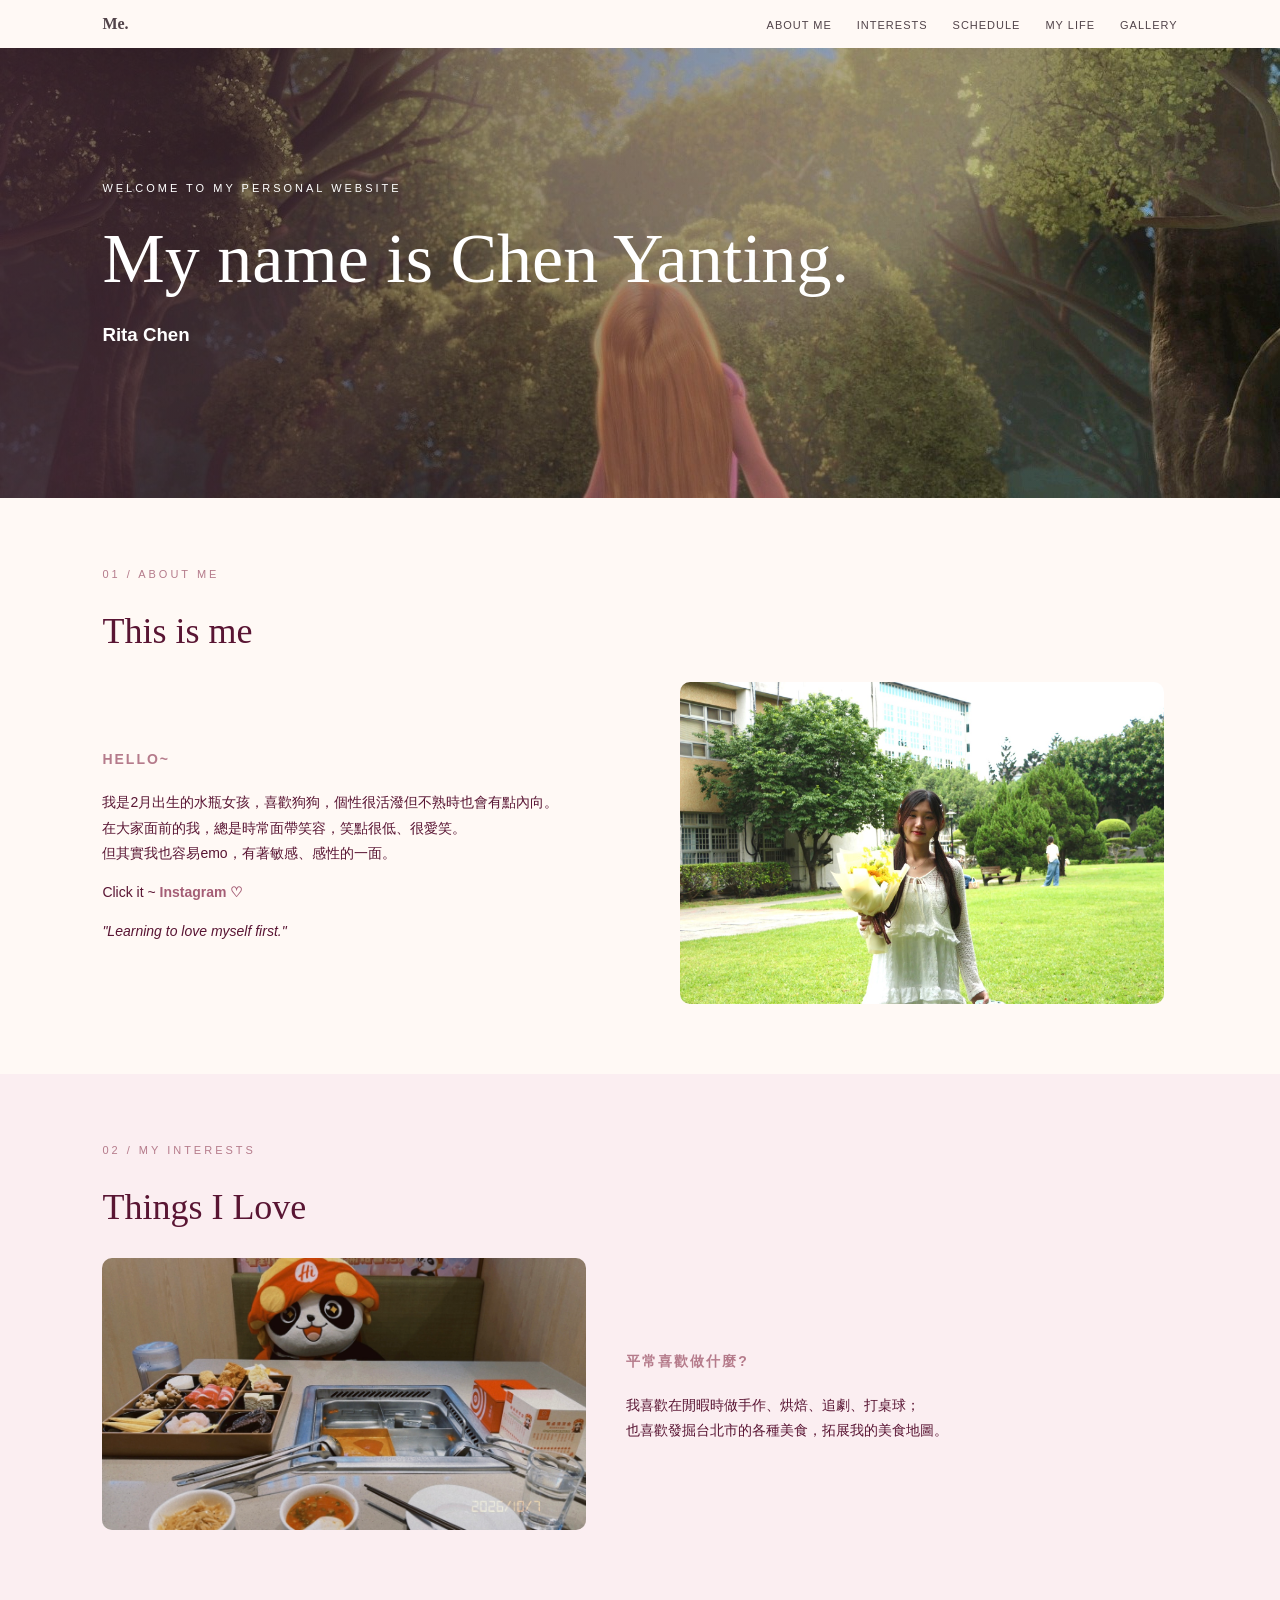
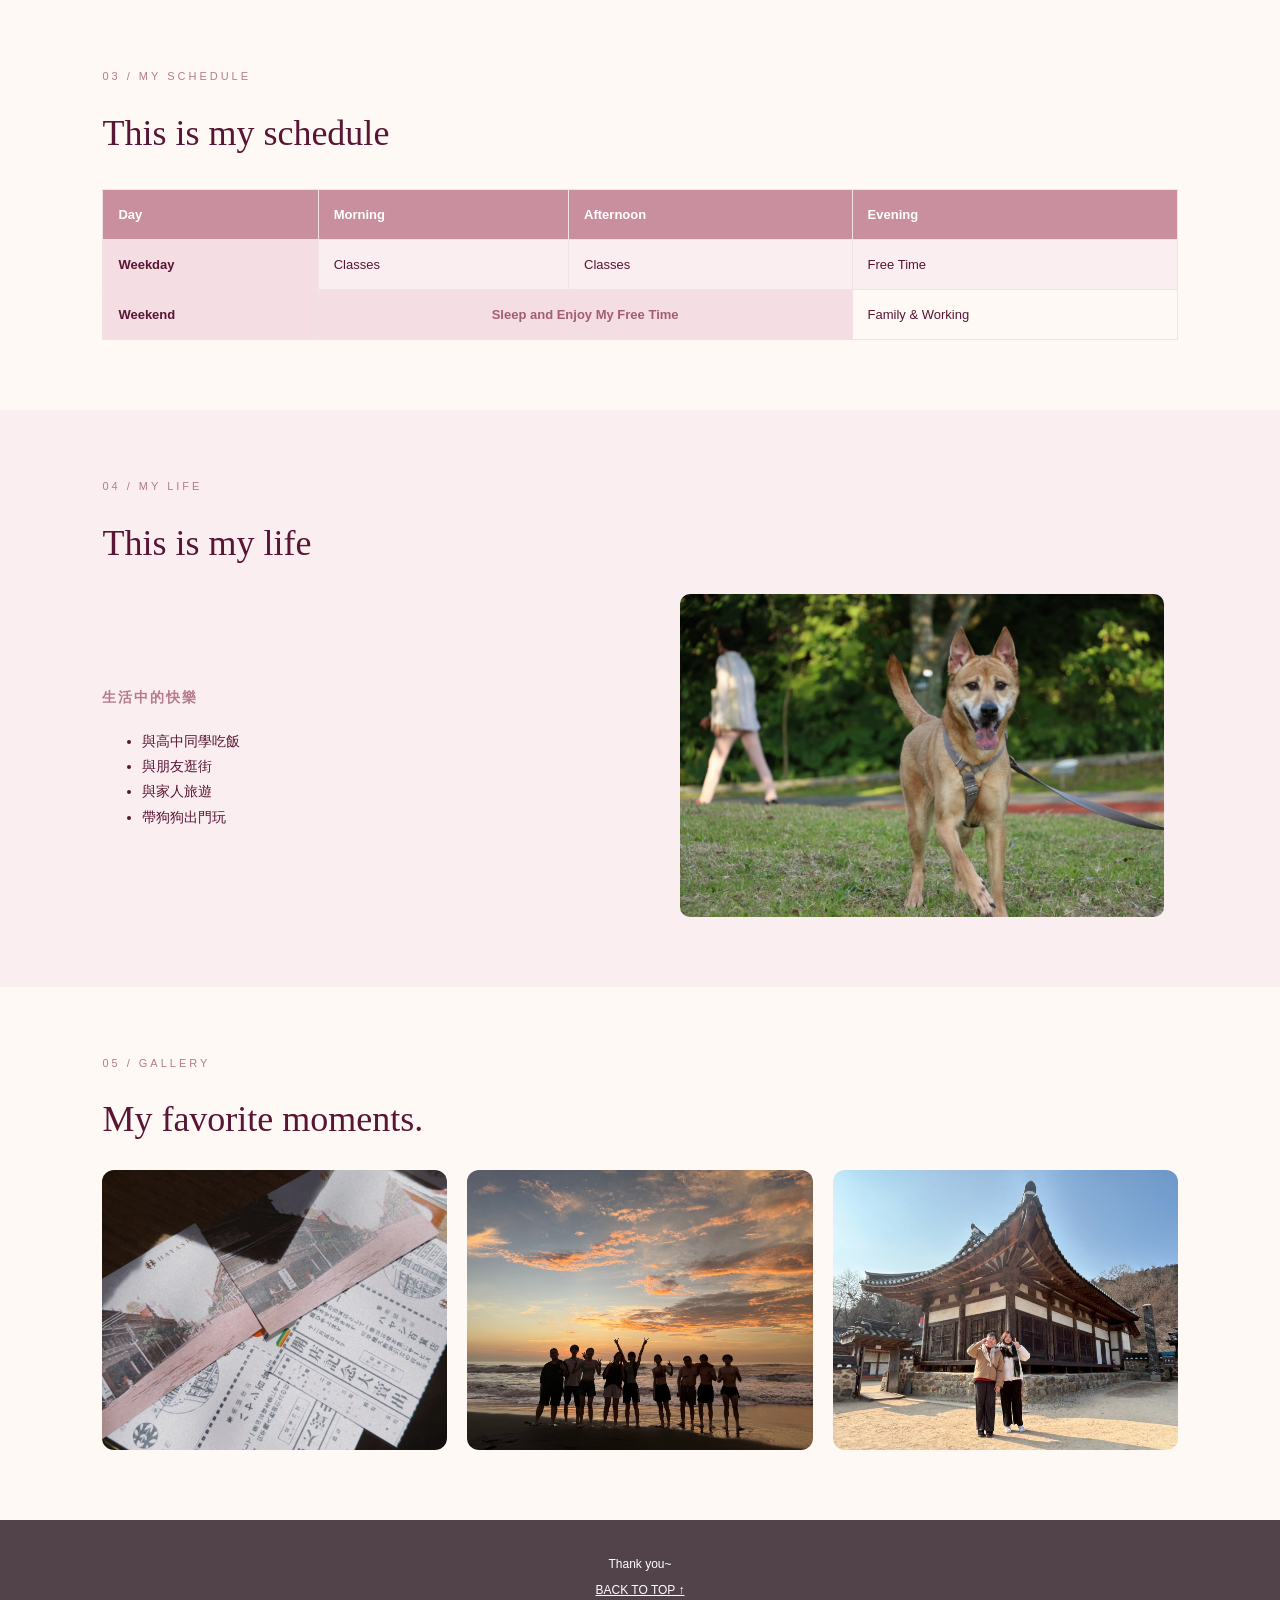
<file: index.html>
<!DOCTYPE html>
<html lang="en">

<head>
    <meta charset="UTF-8">
    <meta name="viewport" content="width=device-width, initial-scale=1.0">
    <title>My Personal Website</title>
    <link rel="stylesheet" href="style.css">
</head>

<body id="top">

    <!-- Navigation Bar -->
    <header class="topbar">
        <div class="page">

            <a class="brand" href="#top">Me.</a>

            <ul class="nav">
                <li><a href="#about">ABOUT ME</a></li>
                <li><a href="#interests">INTERESTS</a></li>
                <li><a href="#schedule">SCHEDULE</a></li>
                <li><a href="#life">MY LIFE</a></li>
                <li><a href="#gallery">GALLERY</a></li>
            </ul>

        </div>
    </header>

    <!-- Hero Section -->
    <section class="hero">

        <div class="overlay"></div>

        <div class="hero-content">

            <div class="small-title">
                WELCOME TO MY PERSONAL WEBSITE
            </div>

            <h1>My name is Chen Yanting.</h1>

            <h3>
                Rita Chen
            </h3>

        </div>
    </section>

    <main>

        <!-- 01 About Me -->
        <section class="section" id="about">

            <div class="small-title">01 / ABOUT ME</div>

            <h2>This is me</h2>

            <div class="section-content">

                <div class="section-text">

                    <h4>HELLO~</h4>

                    <p>
                        我是2月出生的水瓶女孩，喜歡狗狗，個性很活潑但不熟時也會有點內向。<br>
                        在大家面前的我，總是時常面帶笑容，笑點很低、很愛笑。<br>
                        但其實我也容易emo，有著敏感、感性的一面。
                    </p>

                    <p>
                        Click it ~
                        <a class="instagram" href="https://www.instagram.com/rita_960215/" target="_blank">
                            Instagram ♡
                        </a>
                    </p>

                    <p>
                        <i>
                            "Learning to love myself first."
                        </i>
                    </p>

                </div>

                <img src="rita.jpg" alt="About Me">

            </div>
        </section>

        <!-- 02 Interests -->
        <section class="section pink-section" id="interests">

            <div class="small-title">02 / MY INTERESTS</div>

            <h2>Things I Love</h2>

            <div class="section-content">

                <img src="eat.jpg" alt="My Interests">

                <div class="section-text">

                    <h4>平常喜歡做什麼?</h4>

                    <p>
                        我喜歡在閒暇時做手作、烘焙、追劇、打桌球；<br>
                        也喜歡發掘台北市的各種美食，拓展我的美食地圖。
                    </p>

                </div>
            </div>
        </section>

        <!-- 03 My Schedule -->
        <section class="planner" id="schedule">

            <div class="small-title">03 / MY SCHEDULE</div>

            <h2>This is my schedule</h2>

            <table>
                <tr>
                    <th>Day</th>
                    <th>Morning</th>
                    <th>Afternoon</th>
                    <th>Evening</th>
                </tr>

                <tr>
                    <td class="day">Weekday</td>
                    <td>Classes</td>
                    <td>Classes</td>
                    <td>Free Time</td>
                </tr>

                <tr>
                    <td class="day">Weekend</td>
                    <td class="special" colspan="2">
                        Sleep and Enjoy My Free Time
                    </td>
                    <td>Family & Working</td>
                </tr>
            </table>

        </section>

        <!-- 04 My Life -->
        <section class="section pink-section" id="life">

            <div class="small-title">04 / MY LIFE</div>

            <h2>This is my life</h2>

            <div class="section-content">

                <div class="section-text">

                    <h4>生活中的快樂</h4>

                    <ul>
                        <li>與高中同學吃飯</li>
                        <li>與朋友逛街</li>
                        <li>與家人旅遊</li>
                        <li>帶狗狗出門玩</li>
                    </ul>

                </div>

                <img src="dog.jpg" alt="My Life">

            </div>
        </section>

        <!-- 05 Gallery -->
        <section class="photo-gallery" id="gallery">

            <div class="small-title">05 / GALLERY</div>

            <h2>My favorite moments.</h2>

            <div class="photo-row">

                <!-- Music -->
                <div class="photo-container">

                    <img src="memories1.jpg" alt="Tainan">

                    <div class="photo-overlay">
                        <h3>Tainan</h3>
                    </div>

                </div>

                <!-- Sports -->
                <div class="photo-container">

                    <img src="memories2.jpg" alt="Yilan">

                    <div class="photo-overlay">
                        <h3>Yilan</h3>
                    </div>

                </div>

                <!-- Memories -->
                <div class="photo-container">

                    <img src="memories3.jpg" alt="Korea">

                    <div class="photo-overlay">
                        <h3>Korea</h3>
                    </div>

                </div>

            </div>
        </section>

    </main>

    <!-- Footer -->
    <footer>
        <p>Thank you~</p>
        <a href="#top">BACK TO TOP ↑</a>
    </footer>

</body>

</html>
</file>
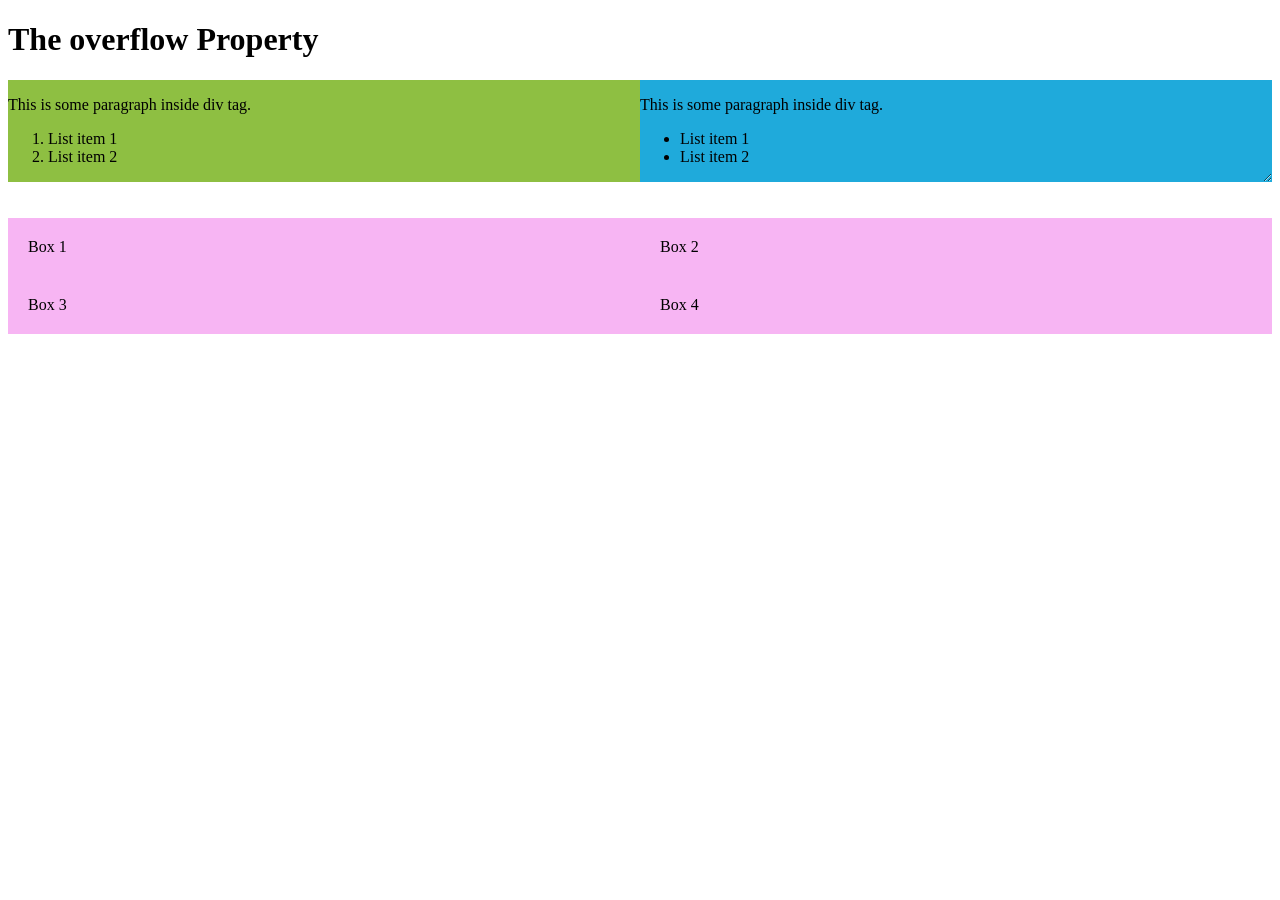
<file: 0923.html>
<!DOCTYPE html>
<html>

<head>
    <style>
        div.content {
            background-color: lightblue;
            border: 3px;
            resize: both;
            overflow: auto;
        }

        div.blue {
            float: right;
            background-color: #1faadb;
            width: 50%;
        }

        div.green {
            float: left;
            background-color: #8ebf42;
            width: 50%;
        }

        .row {
            display: flex;
        }

        .box {
            width: 50%;
            padding: 20px;
            background-color: rgb(247, 181, 243);
        }
    </style>
</head>

<body>

    <h1>The overflow Property</h1>

    <div class="content">

        <div class="blue">
            <p>This is some paragraph inside div tag.</p>

            <ul>
                <li>List item 1</li>
                <li>List item 2</li>
            </ul>
        </div>

        <div class="green">
            <p>This is some paragraph inside div tag.</p>

            <ol>
                <li>List item 1</li>
                <li>List item 2</li>
            </ol>
        </div>
    </div>

    <div>
        <br>
        <br>
        <div class="row">
            <div class="box">Box 1</div>
            <div class="box">Box 2</div>
        </div>

        <div class="row">
            <div class="box">Box 3</div>
            <div class="box">Box 4</div>
        </div>
    </div>

</body>

</html>
</file>
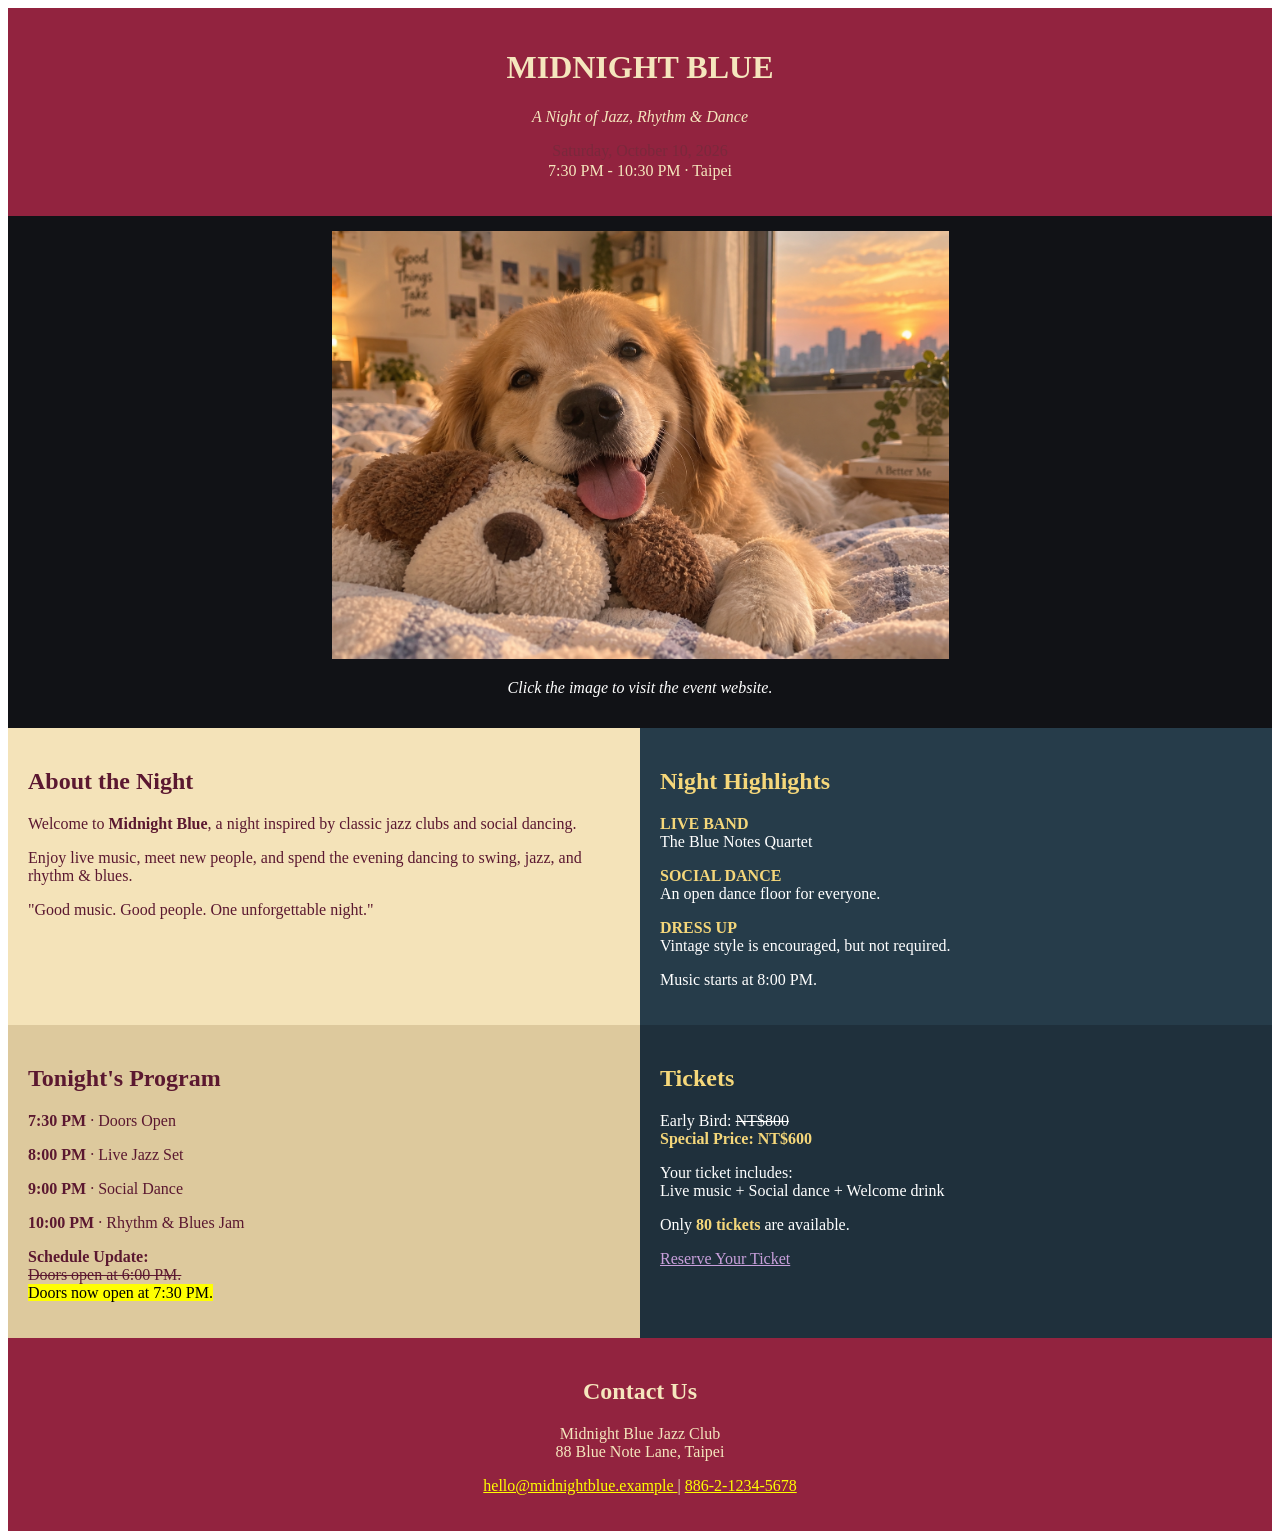
<file: 0923excercise.html>
<!DOCTYPE html>
<html>

<head>

    <title>Midnight Blue Jazz Night</title>

    <style>
        .header {
            background-color: #92233f;
            color: #f5e6bd;
            text-align: center;
            padding: 20px;
        }

        .date {
            color: #7a293c;
            margin-bottom: 2px;
        }

        .time {
            color: #f5e6bd;
            margin-top: 2px;
        }

        .image {
            text-align: center;
            background-color: #111216;
            padding: 15px;
            color: white;
        }

        .image img {
            width: 50%;
        }

        .row {
            display: flex;
        }

        .box {
            width: 50%;
            padding: 20px;
        }

        .about {
            background-color: #f4e3b9;
            color: #5b1830;
        }

        .highlights {
            background-color: #263c4a;
            color: white;
        }

        .program {
            background-color: #ddc99d;
            color: #5b1830;
        }

        .tickets {
            background-color: #1f303c;
            color: white;
        }

        .highlights h2,
        .highlights b,
        .tickets h2,
        .tickets b {
            color: #f5d77a;
        }

        .tickets a {
            color: #c9a0dc;
        }

        .contact {
            background-color: #92233f;
            color: #f5e6bd;
            text-align: center;
            padding: 20px;
        }

        .contact a:link {
            color: yellow;
        }

        .contact a:visited {
            color: purple;
        }

        .contact a:hover {
            color: red;
            text-decoration: underline;
        }

        .contact a:active {
            color: green;
        }
    </style>

</head>


<body>

    <div class="header">

        <h1>MIDNIGHT BLUE</h1>

        <p>
            <i>A Night of Jazz, Rhythm & Dance</i>
        </p>

        <p class="date">Saturday, October 10, 2026</p>
        <p class="time">7:30 PM - 10:30 PM · Taipei</p>

    </div>

    <div class="image">

        <a href="https://www.google.com">
            <img src="dog.png" alt="Midnight Blue Jazz Night">
        </a>

        <p>
            <i>Click the image to visit the event website.</i>
        </p>
    </div>

    <div class="row">

        <div class="box about">
            <h2>About the Night</h2>

            <p>
                Welcome to <b>Midnight Blue</b>, a night inspired by
                classic jazz clubs and social dancing.
            </p>

            <p>
                Enjoy live music, meet new people, and spend the evening
                dancing to swing, jazz, and rhythm & blues.
            </p>

            <p>
                "Good music. Good people. One unforgettable night."
            </p>

        </div>

        <div class="box highlights">
            <h2>Night Highlights</h2>

            <p>
                <b>LIVE BAND</b><br>
                The Blue Notes Quartet
            </p>

            <p>
                <b>SOCIAL DANCE</b><br>
                An open dance floor for everyone.
            </p>

            <p>
                <b>DRESS UP</b><br>
                Vintage style is encouraged, but not required.
            </p>

            <p>Music starts at 8:00 PM.</p>
        </div>
    </div>

    <div class="row">

        <div class="box program">
            <h2>Tonight's Program</h2>

            <p><b>7:30 PM</b> · Doors Open</p>
            <p><b>8:00 PM</b> · Live Jazz Set</p>
            <p><b>9:00 PM</b> · Social Dance</p>
            <p><b>10:00 PM</b> · Rhythm & Blues Jam</p>

            <p>
                <b>Schedule Update:</b><br>
                <del>Doors open at 6:00 PM.</del><br>
                <mark>Doors now open at 7:30 PM.</mark>
            </p>
        </div>

        <div class="box tickets">
            <h2>Tickets</h2>

            <p>
                Early Bird: <del>NT$800</del><br>
                <b>Special Price: NT$600</b>
            </p>

            <p>
                Your ticket includes:<br>
                Live music + Social dance + Welcome drink
            </p>

            <p>
                Only <b>80 tickets</b> are available.
            </p>

            <a href="https://www.google.com">
                Reserve Your Ticket
            </a>
        </div>
    </div>

    <div class="contact">
        <h2>Contact Us</h2>

        <p>
            Midnight Blue Jazz Club<br>
            88 Blue Note Lane, Taipei
        </p>

        <p>
            <a href="mailto:hello@midnightblue.example">
                hello@midnightblue.example
            </a>
            |
            <a href="tel:886212345678">
                886-2-1234-5678
            </a>
        </p>
    </div>

</body>

</html>
</file>
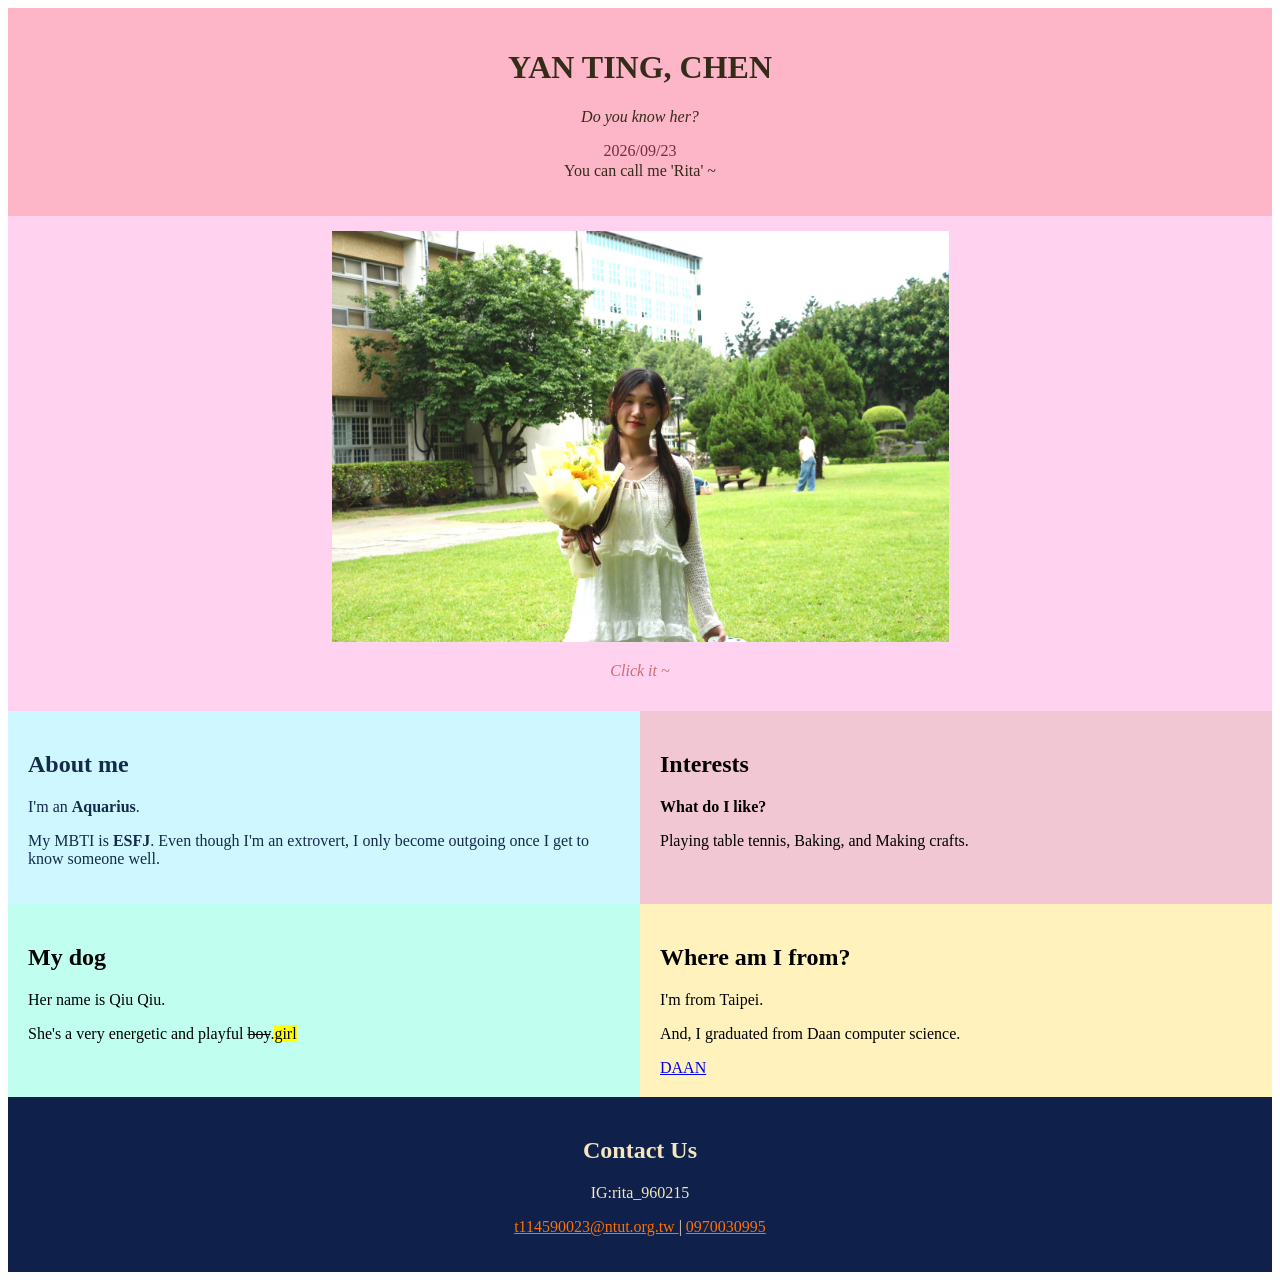
<file: 0923me.html>
<!DOCTYPE html>
<html>

<head>

    <title>Rita Chen</title>

    <style>
        .header {
            background-color: #fdb6c8;
            color: #332c19;
            text-align: center;
            padding: 20px;
        }

        .date {
            color: #7a293c;
            margin-bottom: 2px;
        }

        .time {
            color: #332c19;
            margin-top: 2px;
        }

        .image {
            text-align: center;
            background-color: #ffd2ef;
            padding: 15px;
            color: rgb(208, 105, 113);
        }

        .image img {
            width: 50%;
        }

        .row {
            display: flex;
        }

        .box {
            width: 50%;
            padding: 20px;
        }

        .about {
            background-color: #cff7ff;
            color: #142b4a;
        }

        .interests {
            background-color: rgb(241, 199, 212);
            color: rgb(0, 0, 0);
        }

        .pet {
            background-color: #c0fff0;
            color: #000000;
        }

        .from {
            background-color: #fff2bc;
            color: rgb(0, 0, 0);
        }

        .highlights h2,
        .highlights b,
        .tickets h2,
        .tickets b {
            color: #f5d77a;
        }

        .tickets a {
            color: #c9a0dc;
        }

        .contact {
            background-color: #0f214a;
            color: #f5e6bd;
            text-align: center;
            padding: 20px;
        }

        .contact a:link {
            color: rgb(255, 111, 0);
        }

        .contact a:visited {
            color: rgb(255, 203, 255);
        }

        .contact a:hover {
            color: red;
            text-decoration: underline;
        }

        .contact a:active {
            color: green;
        }
    </style>

</head>


<body>

    <div class="header">

        <h1>YAN TING, CHEN</h1>

        <p>
            <i>Do you know her?</i>
        </p>

        <p class="date">2026/09/23</p>
        <p class="time">You can call me 'Rita' ~</p>

    </div>

    <div class="image">

        <a href="https://instagram.com/rita_960215">
            <img src="rita.jpg" alt="rita_960215">
        </a>

        <p>
            <i>Click it ~</i>
        </p>
    </div>

    <div class="row">

        <div class="box about">
            <h2>About me</h2>

            <p>
                I'm an <b>Aquarius</b>.
            </p>

            <p>
                My MBTI is <b>ESFJ</b>.
                Even though I'm an extrovert, I only become outgoing once I get to know someone well.
            </p>

        </div>

        <div class="box interests">
            <h2>Interests</h2>

            <p>
                <b>What do I like?</b>
            </p>

            <p>
                Playing table tennis, Baking, and Making crafts.
            </p>

        </div>
    </div>

    <div class="row">

        <div class="box pet">
            <h2>My dog</h2>

            <p>
                Her name is Qiu Qiu.
            </p>

            <p>
                She's a very energetic and playful <del>boy</del>.<mark>girl</mark>
            </p>

        </div>

        <div class="box from">
            <h2>Where am I from?</h2>

            <p>
                I'm from Taipei.
            </p>

            <p>
                And, I graduated from Daan computer science.
            </p>

            <a href="https://www.taivs.tp.edu.tw/">
                DAAN
            </a>
        </div>
    </div>

    <div class="contact">
        <h2>Contact Us</h2>

        <p>
            IG:rita_960215
        </p>

        <p>
            <a href="t114590023@ntut.org.tw">
                t114590023@ntut.org.tw
            </a>
            |
            <a href="0970030995">
                0970030995
            </a>
        </p>
    </div>

</body>

</html>
</file>
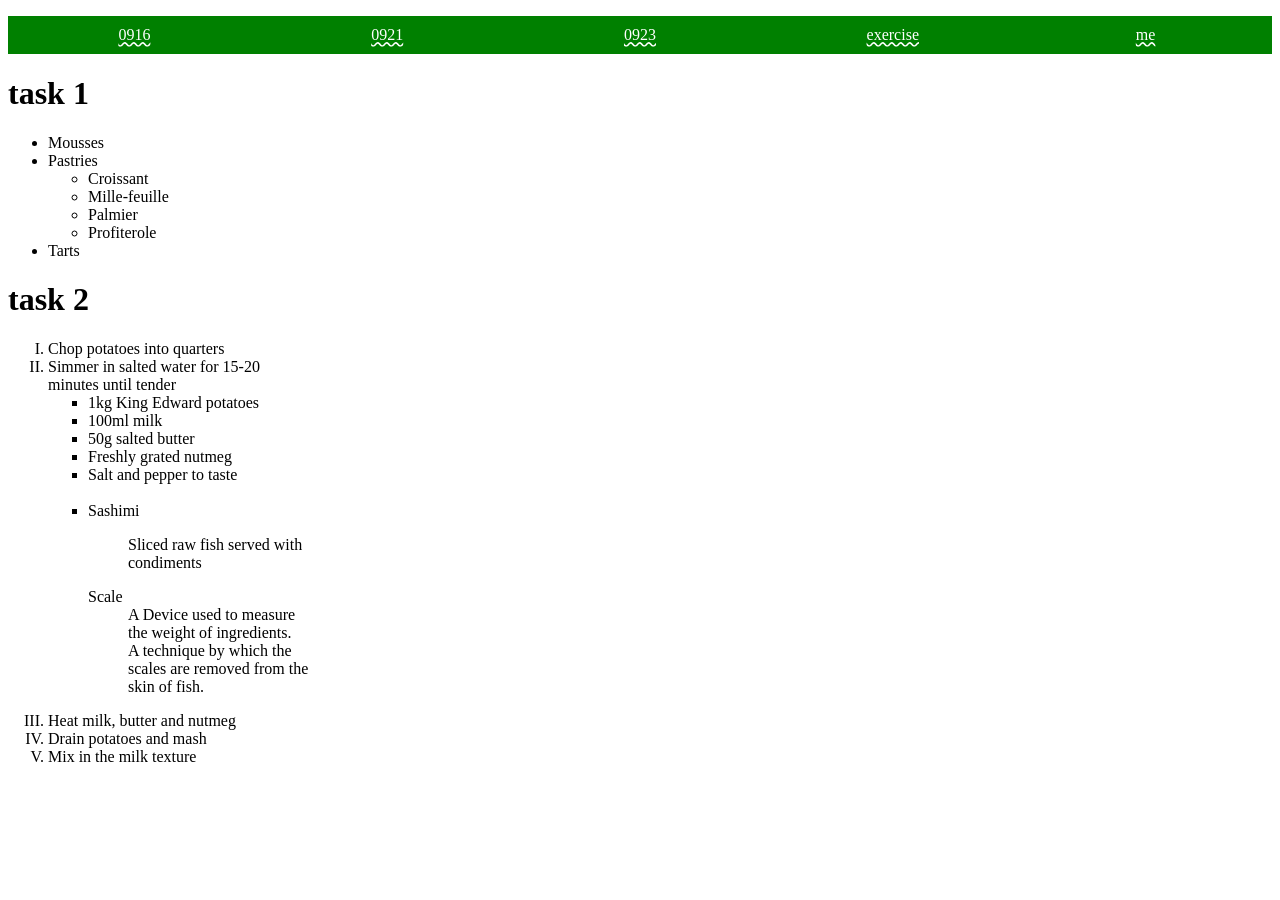
<file: 0930.html>
<!DOCTYPE html>
<html>

<head>
    <style>
        .nav {
            display: flex;
            list-style-type: none;
            padding: 0;
        }

        .nav li {
            width: 20%;
        }

        .nav a {
            display: block;
            color: white;
            padding: 10px;
            text-align: center;

            text-decoration-line: underline;
            text-decoration-style: wavy;
            text-decoration-color: white;
        }

        .nav a:link {
            background-color: green;
        }

        .nav a:hover {
            background-color: gray;
        }

        .nav a:active {
            background-color: black;
        }
    </style>
</head>

<body>
    <ul class="nav">
        <li><a href="0916.html">0916</a></li>
        <li><a href="0921.html">0921</a></li>
        <li><a href="0923.html">0923</a></li>
        <li><a href="0923exercise.html">exercise</a></li>
        <li><a href="0923me.html">me</a></li>
    </ul>

    <h1>task 1</h1>
    <ul>
        <li>Mousses</li>

        <li>Pastries
            <ul>
                <li>Croissant</li>
                <li>Mille-feuille</li>
                <li>Palmier</li>
                <li>Profiterole</li>
            </ul>
        </li>

        <li>Tarts</li>
    </ul>

    <h1>task 2</h1>
    <ol type="I">
        <li>Chop potatoes into quarters</li>
        <li>Simmer in salted water for 15-20<br>
            minutes until tender

            <ul type="square">
                <li>1kg King Edward potatoes</li>
                <li>100ml milk</li>
                <li>50g salted butter</li>
                <li>Freshly grated nutmeg</li>
                <li>Salt and pepper to taste</li>
                <br>
                <li>Sashimi
                    <dl>
                        <dd>Sliced raw fish served with <br>
                            condiments</dd>
                    </dl>
                </li>

                <dl>
                    <dt>Scale</dt>
                    <dd>
                        A Device used to measure<br>
                        the weight of ingredients.<br>
                        A technique by which the<br>
                        scales are removed from the<br>
                        skin of fish.
                    </dd>
                </dl>
            </ul>
        </li>

        <li>Heat milk, butter and nutmeg</li>
        <li>Drain potatoes and mash</li>
        <li>Mix in the milk texture</li>

    </ol>
</body>

</html>
</file>
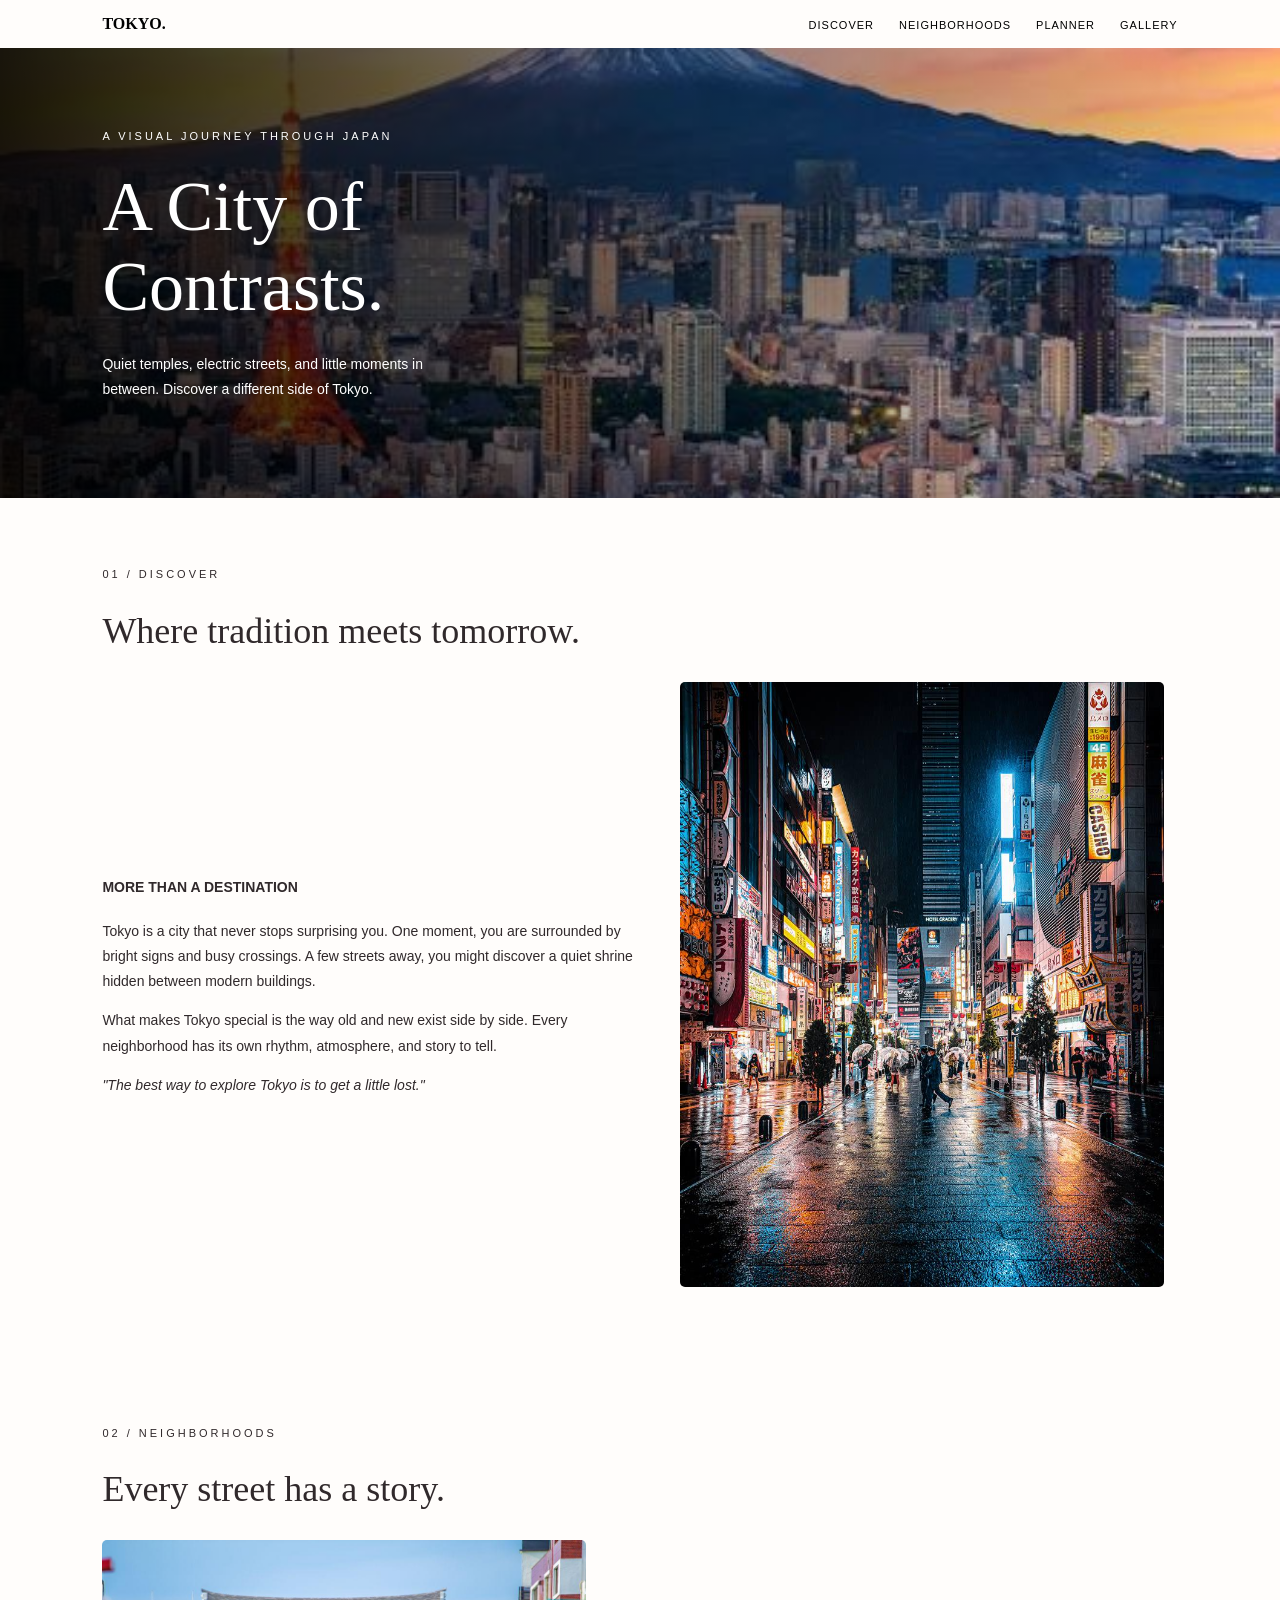
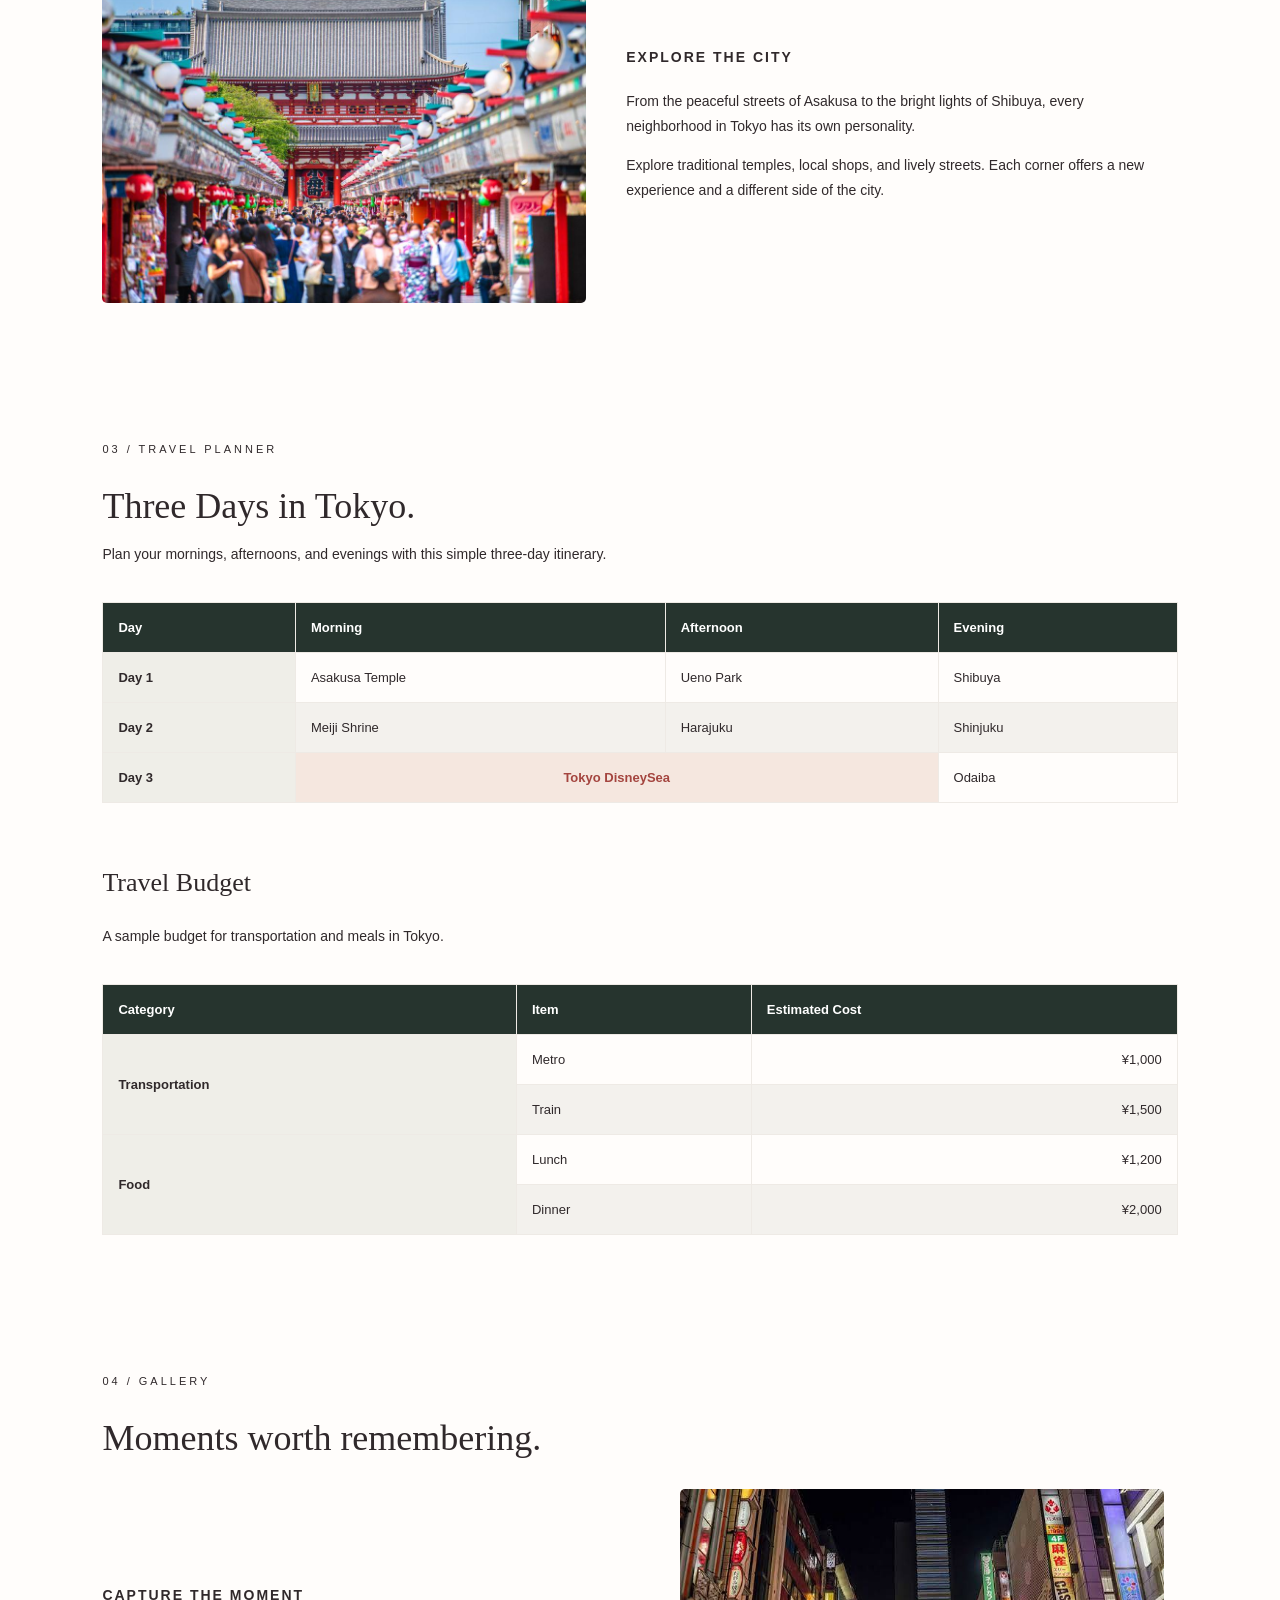
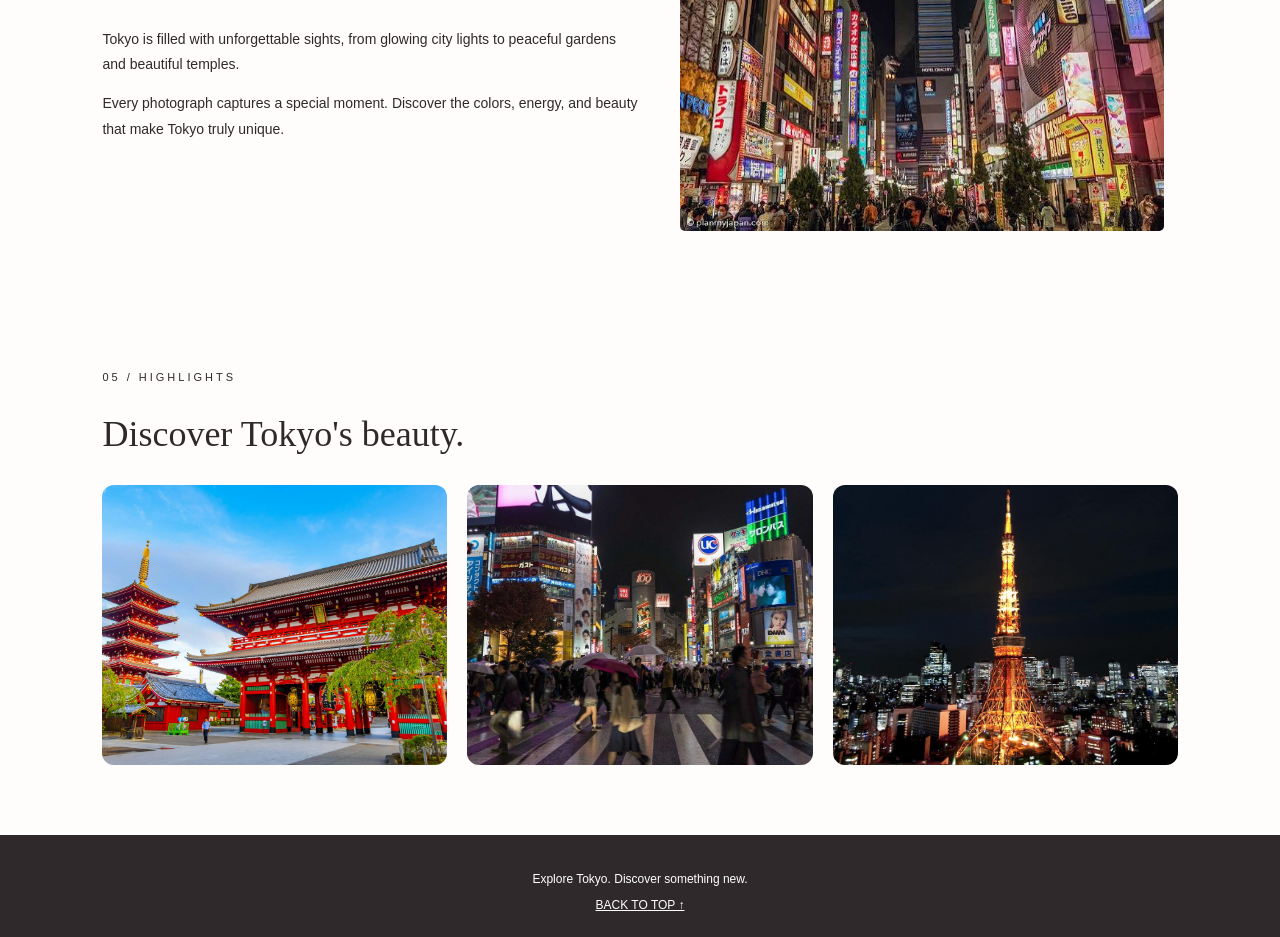
<file: 1014task2.html>
<!DOCTYPE html>
<html lang="en">

<head>
    <meta charset="UTF-8">
    <meta name="viewport" content="width=device-width, initial-scale=1.0">
    <title>Tokyo Travel</title>

    <style>
        html {
            scroll-behavior: smooth;
        }

        body {
            margin: 0;
            font-family: Arial;
            background-color: #fffdfb;
            color: #30292b;
        }

        /* Navigation Bar */
        .topbar {
            background-color: #fffdfb;
            padding: 15px 8%;
        }

        .page {
            display: flex;
            align-items: center;
            justify-content: space-between;
        }

        .brand {
            font-family: Georgia;
            font-weight: bold;
            color: black;
            text-decoration: none;
        }

        .nav {
            display: flex;
            gap: 25px;
            list-style: none;
            margin: 0;
            padding: 0;
        }

        .nav a {
            color: black;
            text-decoration: none;
            font-size: 11px;
            letter-spacing: 1px;
        }

        .nav a:hover {
            color: #9b596a;
        }

        /* Hero Section */
        .hero {
            position: relative;
            height: 450px;
            background-image: url("tokyo.jpg");
            background-size: cover;
            background-position: center;
            display: flex;
            align-items: center;
        }

        .overlay {
            position: absolute;
            top: 0;
            bottom: 0;
            left: 0;
            right: 0;
            background: linear-gradient(to right,
                    rgba(0, 0, 0, 0.9),
                    rgba(0, 0, 0, 0));
        }

        .hero-content {
            position: relative;
            color: white;
            margin-left: 8%;
        }

        .hero-content h1 {
            font-family: Georgia;
            font-size: 70px;
            font-weight: normal;
            margin: 25px 0;
        }

        .small-title {
            font-size: 11px;
            letter-spacing: 3px;
        }

        .hero-content p {
            font-size: 14px;
            line-height: 1.8;
        }

        /* Discover Section */
        .discover {
            padding: 70px 8%;
        }

        .discover h2 {
            font-family: Georgia;
            font-size: 36px;
            font-weight: normal;
        }

        .discover-content {
            display: flex;
            align-items: center;
            gap: 40px;
        }

        .discover-text {
            width: 50%;
            font-size: 14px;
            line-height: 1.8;
        }

        .discover img {
            width: 45%;
            border-radius: 5px;
        }

        /* Neighborhoods & Gallery */
        .section {
            padding: 70px 8%;
        }

        .section h2 {
            font-family: Georgia;
            font-size: 36px;
            font-weight: normal;
        }

        .section-content {
            display: flex;
            align-items: center;
            gap: 40px;
        }

        .section-content img {
            width: 45%;
            border-radius: 5px;
        }

        .section-text {
            width: 50%;
            font-size: 14px;
            line-height: 1.8;
        }

        .section-text h4 {
            letter-spacing: 2px;
        }

        /* Travel Planner */
        .planner {
            padding: 70px 8%;
        }

        .planner h2 {
            font-family: Georgia;
            font-size: 36px;
            font-weight: normal;
            margin-bottom: 15px;
        }

        .planner p {
            font-size: 14px;
            line-height: 1.8;
        }

        .planner h3 {
            font-family: Georgia;
            font-size: 26px;
            font-weight: normal;
            margin-top: 65px;
        }

        .planner table {
            width: 100%;
            border-collapse: collapse;
            margin-top: 35px;
            font-size: 13px;
        }

        .planner th,
        .planner td {
            padding: 17px 15px;
            border: 1px solid #eeeae5;
            text-align: left;
        }

        .planner th {
            background-color: #26342e;
            color: white;
        }

        .planner tbody tr:nth-child(even) {
            background-color: #f3f1ed;
        }

        .planner .day,
        .planner .category {
            background-color: #efeee8;
            font-weight: bold;
        }

        .planner .special {
            background-color: #f5e7df;
            color: #a4453f;
            text-align: center;
            font-weight: bold;
        }

        .planner .cost {
            text-align: right;
        }

        /* Photo Gallery */
        .photo-gallery {
            padding: 70px 8%;
        }

        .photo-gallery h2 {
            font-family: Georgia;
            font-size: 36px;
            font-weight: normal;
        }

        .photo-row {
            display: flex;
            gap: 20px;
        }

        .photo-container {
            position: relative;
            width: 33.33%;
            height: 280px;
            border-radius: 12px;
            overflow: hidden;
        }

        .photo-container img {
            width: 100%;
            height: 100%;
            object-fit: cover;
        }

        .photo-overlay {
            position: absolute;
            top: 0;
            bottom: 0;
            left: 0;
            right: 0;

            background-color: rgba(35, 30, 45, 0.8);
            color: white;

            display: flex;
            flex-direction: column;
            justify-content: center;
            align-items: center;
            text-align: center;

            padding: 15px;
            box-sizing: border-box;

            opacity: 0;
            transition: 0.5s;
        }

        .photo-container:hover .photo-overlay {
            opacity: 1;
        }

        .photo-overlay h3 {
            font-family: Georgia;
            font-size: 25px;
            margin-bottom: 5px;
        }

        .photo-overlay p {
            font-size: 13px;
            line-height: 1.6;
        }

        /* Footer */
        footer {
            text-align: center;
            background-color: #30292b;
            color: white;
            padding: 25px;
            font-size: 12px;
        }

        footer a {
            color: white;
        }

        /* Small Screens */
        @media (max-width: 600px) {
            .topbar {
                padding: 15px 5%;
            }

            .nav {
                gap: 10px;
                flex-wrap: wrap;
            }

            .nav a {
                font-size: 9px;
            }

            .hero-content h1 {
                font-size: 48px;
            }

            .discover-content,
            .section-content,
            .photo-row {
                flex-direction: column;
                align-items: stretch;
            }

            .discover-text,
            .discover img,
            .section-text,
            .section-content img,
            .photo-container {
                width: 100%;
            }

            .planner {
                padding: 50px 5%;
                overflow-x: auto;
            }

            .planner table {
                min-width: 520px;
            }
        }
    </style>
</head>

<body id="top">

    <!-- Navigation Bar -->
    <header class="topbar">
        <div class="page">
            <a class="brand" href="#top">TOKYO.</a>

            <ul class="nav">
                <li><a href="#discover">DISCOVER</a></li>
                <li><a href="#neighborhoods">NEIGHBORHOODS</a></li>
                <li><a href="#planner">PLANNER</a></li>
                <li><a href="#gallery">GALLERY</a></li>
            </ul>
        </div>
    </header>

    <!-- Hero Section -->
    <section class="hero">
        <div class="overlay"></div>

        <div class="hero-content">
            <div class="small-title">
                A VISUAL JOURNEY THROUGH JAPAN
            </div>

            <h1>A City of<br>Contrasts.</h1>

            <p>
                Quiet temples, electric streets, and little moments in<br>
                between. Discover a different side of Tokyo.
            </p>
        </div>
    </section>

    <!-- 01 Discover -->
    <section class="discover" id="discover">
        <div class="small-title">01 / DISCOVER</div>
        <h2>Where tradition meets tomorrow.</h2>

        <div class="discover-content">
            <div class="discover-text">
                <h4>MORE THAN A DESTINATION</h4>

                <p>
                    Tokyo is a city that never stops surprising you.
                    One moment, you are surrounded by bright signs
                    and busy crossings. A few streets away, you
                    might discover a quiet shrine hidden between
                    modern buildings.
                </p>

                <p>
                    What makes Tokyo special is the way old and new
                    exist side by side. Every neighborhood has its
                    own rhythm, atmosphere, and story to tell.
                </p>

                <p>
                    <i>
                        "The best way to explore Tokyo is to get a little lost."
                    </i>
                </p>
            </div>

            <img src="tokyo2.jpg" alt="Tokyo Street">
        </div>
    </section>

    <!-- 02 Neighborhoods -->
    <section class="section" id="neighborhoods">
        <div class="small-title">02 / NEIGHBORHOODS</div>
        <h2>Every street has a story.</h2>

        <div class="section-content">
            <img src="asakusa.jpg" alt="Asakusa">

            <div class="section-text">
                <h4>EXPLORE THE CITY</h4>

                <p>
                    From the peaceful streets of Asakusa to the
                    bright lights of Shibuya, every neighborhood
                    in Tokyo has its own personality.
                </p>

                <p>
                    Explore traditional temples, local shops,
                    and lively streets. Each corner offers a
                    new experience and a different side of
                    the city.
                </p>
            </div>
        </div>
    </section>

    <!-- 03 Travel Planner -->
    <section class="planner" id="planner">
        <div class="small-title">03 / TRAVEL PLANNER</div>

        <h2>Three Days in Tokyo.</h2>

        <p>
            Plan your mornings, afternoons, and evenings
            with this simple three-day itinerary.
        </p>

        <!-- Three-Day Itinerary -->
        <table>
            <thead>
                <tr>
                    <th>Day</th>
                    <th>Morning</th>
                    <th>Afternoon</th>
                    <th>Evening</th>
                </tr>
            </thead>

            <tbody>
                <tr>
                    <td class="day">Day 1</td>
                    <td>Asakusa Temple</td>
                    <td>Ueno Park</td>
                    <td>Shibuya</td>
                </tr>

                <tr>
                    <td class="day">Day 2</td>
                    <td>Meiji Shrine</td>
                    <td>Harajuku</td>
                    <td>Shinjuku</td>
                </tr>

                <tr>
                    <td class="day">Day 3</td>
                    <td class="special" colspan="2">
                        Tokyo DisneySea
                    </td>
                    <td>Odaiba</td>
                </tr>
            </tbody>
        </table>

        <!-- Travel Budget -->
        <h3>Travel Budget</h3>

        <p>
            A sample budget for transportation and meals in Tokyo.
        </p>

        <table>
            <thead>
                <tr>
                    <th>Category</th>
                    <th>Item</th>
                    <th>Estimated Cost</th>
                </tr>
            </thead>

            <tbody>
                <tr>
                    <td class="category" rowspan="2">
                        Transportation
                    </td>
                    <td>Metro</td>
                    <td class="cost">¥1,000</td>
                </tr>

                <tr>
                    <td>Train</td>
                    <td class="cost">¥1,500</td>
                </tr>

                <tr>
                    <td class="category" rowspan="2">
                        Food
                    </td>
                    <td>Lunch</td>
                    <td class="cost">¥1,200</td>
                </tr>

                <tr>
                    <td>Dinner</td>
                    <td class="cost">¥2,000</td>
                </tr>
            </tbody>
        </table>
    </section>

    <!-- 04 Gallery -->
    <section class="section" id="gallery">
        <div class="small-title">04 / GALLERY</div>

        <h2>Moments worth remembering.</h2>

        <div class="section-content">
            <div class="section-text">
                <h4>CAPTURE THE MOMENT</h4>

                <p>
                    Tokyo is filled with unforgettable sights,
                    from glowing city lights to peaceful
                    gardens and beautiful temples.
                </p>

                <p>
                    Every photograph captures a special moment.
                    Discover the colors, energy, and beauty
                    that make Tokyo truly unique.
                </p>
            </div>

            <img src="tokyo-night.jpg" alt="Tokyo at Night">
        </div>
    </section>

    <!-- 05 Photo Gallery -->
    <section class="photo-gallery">
        <div class="small-title">05 / HIGHLIGHTS</div>

        <h2>Discover Tokyo's beauty.</h2>

        <div class="photo-row">

            <!-- Asakusa -->
            <div class="photo-container">
                <img src="asakusa2.jpg" alt="Asakusa">

                <div class="photo-overlay">
                    <h3>Asakusa</h3>
                    <p>
                        Discover traditional temples
                        and the charm of old Tokyo.
                    </p>
                </div>
            </div>

            <!-- Shibuya -->
            <div class="photo-container">
                <img src="shibuya.jpg" alt="Shibuya">

                <div class="photo-overlay">
                    <h3>Shibuya</h3>
                    <p>
                        Experience the energy of
                        Tokyo's famous crossing.
                    </p>
                </div>
            </div>

            <!-- Tokyo Tower -->
            <div class="photo-container">
                <img src="tower.jpg" alt="Tokyo Tower">

                <div class="photo-overlay">
                    <h3>Tokyo Tower</h3>
                    <p>
                        Enjoy breathtaking views
                        of the city skyline.
                    </p>
                </div>
            </div>

        </div>
    </section>

    <!-- Footer -->
    <footer>
        <p>Explore Tokyo. Discover something new.</p>
        <a href="#top">BACK TO TOP ↑</a>
    </footer>

</body>

</html>
</file>
<file: style.css>
html {
    scroll-behavior: smooth;
}

body {
    margin: 0;
    font-family: Arial;
    background-color: #fff9f5;
    color: #591533;
}

/* Navigation Bar */
.topbar {
    background-color: #fff9f5;
    padding: 15px 8%;
}

.page {
    display: flex;
    align-items: center;
    justify-content: space-between;
}

.brand {
    font-family: Georgia;
    font-weight: bold;
    color: #514349;
    text-decoration: none;
}

.nav {
    display: flex;
    gap: 25px;
    list-style: none;
    margin: 0;
    padding: 0;
}

.nav a {
    color: #514349;
    text-decoration: none;
    font-size: 11px;
    letter-spacing: 1px;
}

.nav a:hover {
    color: #c98f9f;
}

/* Hero Section */
.hero {
    position: relative;
    height: 450px;
    background-image: url("top.jpg");
    background-size: cover;
    background-position: center;
    display: flex;
    align-items: center;
}

.overlay {
    position: absolute;
    top: 0;
    bottom: 0;
    left: 0;
    right: 0;

    background: linear-gradient(to right,
            rgba(70, 40, 55, 0.75),
            rgba(70, 40, 55, 0.05));
}

.hero-content {
    position: relative;
    color: white;
    margin-left: 8%;
}

.hero-content h1 {
    font-family: Georgia;
    font-size: 70px;
    font-weight: normal;
    margin: 25px 0;
}

.small-title {
    font-size: 11px;
    letter-spacing: 3px;
    color: #b57b8b;
}

.hero-content .small-title {
    color: white;
}

.hero-content p {
    font-size: 14px;
    line-height: 1.8;
}

/* Main Sections */
.section {
    padding: 70px 8%;
}

.section h2 {
    font-family: Georgia;
    font-size: 36px;
    font-weight: normal;
}

.section-content {
    display: flex;
    align-items: center;
    gap: 40px;
}

.section-content img {
    width: 45%;
    border-radius: 10px;
}

.section-text {
    width: 50%;
    font-size: 14px;
    line-height: 1.8;
}

.section-text h4 {
    letter-spacing: 2px;
    color: #b57b8b;
}

.pink-section {
    background-color: #fbeef1;
}

/* Schedule */
.planner {
    padding: 70px 8%;
}

.planner h2 {
    font-family: Georgia;
    font-size: 36px;
    font-weight: normal;
}

.planner p {
    font-size: 14px;
    line-height: 1.8;
}

.planner table {
    width: 100%;
    border-collapse: collapse;
    margin-top: 35px;
    font-size: 13px;
}

.planner th,
.planner td {
    padding: 17px 15px;
    border: 1px solid #f0e2e5;
    text-align: left;
}

.planner th {
    background-color: #c98f9f;
    color: white;
}

.planner tr:nth-child(even) {
    background-color: #fbeef1;
}

.planner .day {
    background-color: #f4dde3;
    font-weight: bold;
}

.planner .special {
    background-color: #f4dde3;
    color: #a45d75;
    text-align: center;
    font-weight: bold;
}

/* Photo Gallery */
.photo-gallery {
    padding: 70px 8%;
}

.photo-gallery h2 {
    font-family: Georgia;
    font-size: 36px;
    font-weight: normal;
}

.photo-row {
    display: flex;
    gap: 20px;
}

.photo-container {
    position: relative;
    width: 33.33%;
    height: 280px;
    border-radius: 12px;
    overflow: hidden;
}

.photo-container img {
    width: 100%;
    height: 100%;
    object-fit: cover;
}

.photo-overlay {
    position: absolute;
    top: 0;
    bottom: 0;
    left: 0;
    right: 0;

    background-color: rgba(90, 55, 70, 0.8);
    color: white;

    display: flex;
    flex-direction: column;
    justify-content: center;
    align-items: center;
    text-align: center;

    padding: 15px;
    box-sizing: border-box;

    opacity: 0;
    transition: 0.5s;
}

.photo-container:hover .photo-overlay {
    opacity: 1;
}

.photo-overlay h3 {
    font-family: Georgia;
    font-size: 25px;
    margin-bottom: 5px;
}

.photo-overlay p {
    font-size: 13px;
    line-height: 1.6;
}

/* Instagram */
.instagram {
    color: #a45d75;
    text-decoration: none;
    font-weight: bold;
}

.instagram:hover {
    color: #c98f9f;
    text-decoration: underline;
}

/* Footer */
footer {
    text-align: center;
    background-color: #514349;
    color: white;
    padding: 25px;
    font-size: 12px;
}

footer a {
    color: white;
}

/* Small Screens */
@media (max-width: 600px) {

    .topbar {
        padding: 15px 5%;
    }

    .page {
        flex-direction: column;
        gap: 15px;
    }

    .nav {
        gap: 12px;
        flex-wrap: wrap;
        justify-content: center;
    }

    .nav a {
        font-size: 9px;
    }

    .hero-content h1 {
        font-size: 48px;
    }

    .section-content,
    .photo-row {
        flex-direction: column;
        align-items: stretch;
    }

    .section-text,
    .section-content img,
    .photo-container {
        width: 100%;
    }

    .planner {
        overflow-x: auto;
    }

    .planner table {
        min-width: 520px;
    }
}
</file>
